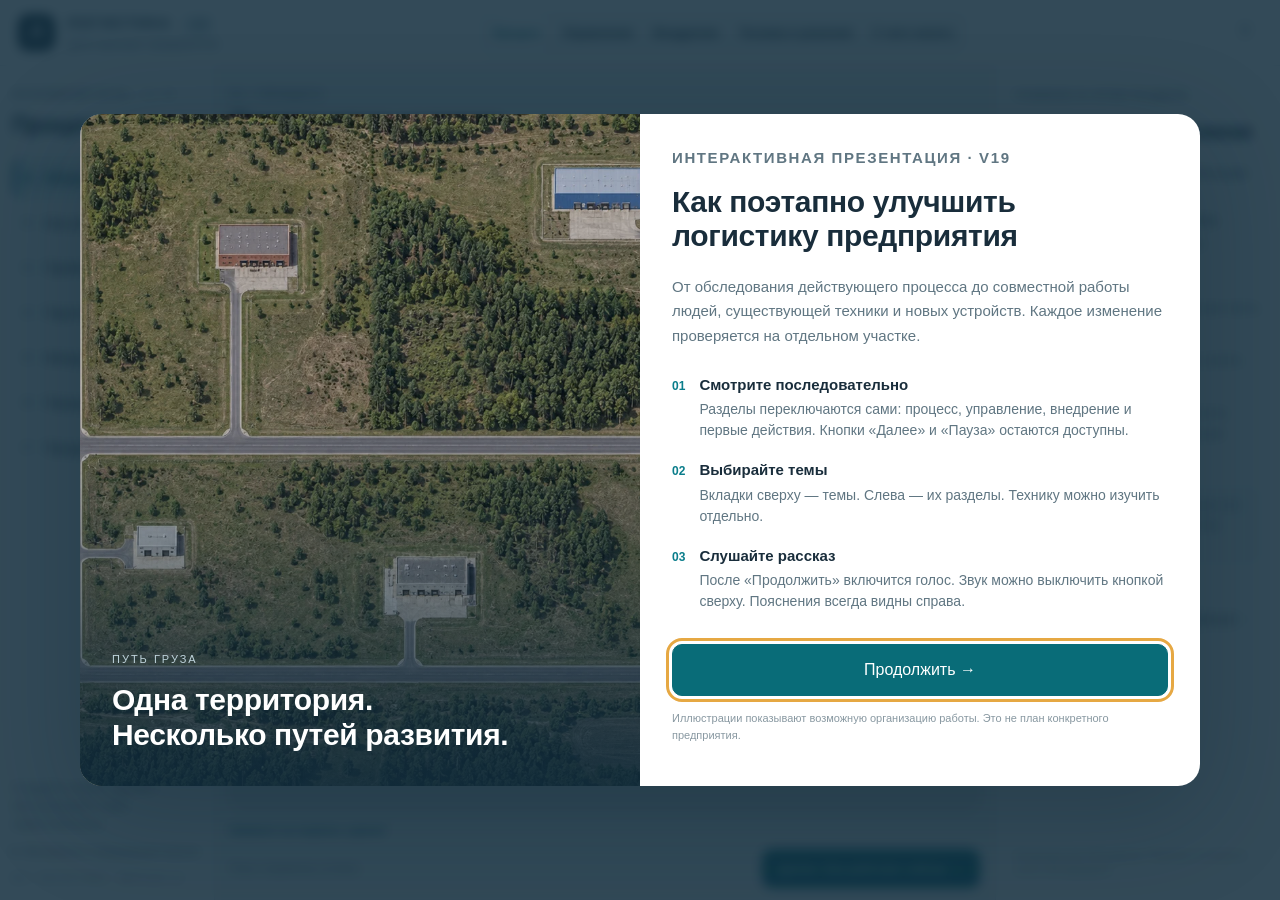
<file: index.html>
<!doctype html>
<html lang="ru"><head><meta charset="utf-8"><meta name="viewport" content="width=device-width,initial-scale=1"><meta name="theme-color" content="#172f3b"><title>Логистика предприятия — путь груза</title><link rel="icon" href="data:,"><link rel="stylesheet" href="design-v12.css?v=15"><link rel="stylesheet" href="journey-v15.css?v=15"><link rel="preload" as="image" href="assets/v13/campus.webp"></head><body>
<header class="app-header"><button class="brand" id="home" aria-label="Открыть вступление"><span class="brand-mark">Л</span><span><strong>ЛОГИСТИКА <span class="release-badge" aria-label="Версия 19" style="display:inline-block;margin-left:6px;font:600 11px/1.4 Segoe UI,sans-serif;letter-spacing:0;color:#526c79;background:#e7eff2;border:1px solid #cbdbe2;border-radius:5px;padding:1px 5px;vertical-align:middle">v19</span></strong><small>Действующее предприятие</small></span></button><nav class="main-tabs" aria-label="Вкладки презентации"><button data-tab="process">Процесс</button><button data-tab="management">Управление</button><button data-tab="implementation">Внедрение</button><button data-tab="equipment">Техника и решения</button><button data-tab="start">С чего начать</button></nav><button class="help-button" id="help" aria-label="Как пользоваться">?</button></header>
<div class="mobile-controls"><button id="toggle-nav" aria-expanded="false">☰ Разделы</button><button id="toggle-info" aria-expanded="false">Пояснения ↗</button></div>
<main class="app"><aside class="sidebar" id="navigation"><p class="eyebrow" id="nav-eyebrow">ПУТЬ ГРУЗА</p><h2 id="nav-title">От въезда до цеха</h2><nav class="chapter-nav" id="chapters" aria-label="Разделы"></nav><div class="sidebar-footer"><p id="navigation-hint">Выберите эпизод.<br>Рассказ можно включить сверху.</p><details><summary>Материалы и предыдущие версии</summary><a href="movie-v03.html">Предыдущий фильм ↗</a><a href="pilot/">3D-проба разгрузки ↗</a><span>Основа: аналитическая записка v03 от 04.10.2026.</span></details><div class="version">ВН / ЛОГИСТИКА · ВЕРСИЯ 19</div></div></aside>
<section class="stage" aria-labelledby="scene-title"><div class="scene-heading"><div><p class="eyebrow" id="scene-eyebrow"></p><h1 id="scene-title"></h1></div><span class="scene-kind" id="scene-kind"></span></div><div class="toolbar"><button id="previous" aria-label="Предыдущий эпизод">←</button><button id="play" class="primary">▶ Смотреть</button><button id="sound" aria-pressed="true">Звук включён</button><button id="next" aria-label="Следующий эпизод">→</button><div class="progress" aria-hidden="true"><i id="progress"></i></div><span class="step-count" id="step-count"></span><button id="reset-view">Общий вид</button></div><div class="variants" id="variants" hidden></div><div class="canvas" id="canvas"></div><div class="scene-caption"><b id="scene-caption"></b></div><div class="journey-footer"><span>План и параметры условны</span><button id="journey-next" class="primary"></button><button id="journey-finish" hidden>Вернуться к началу →</button></div></section>
<aside class="info" id="information" aria-label="Пояснения"><div class="info-top"><p class="eyebrow" id="info-eyebrow">ОБ ЭПИЗОДЕ</p><button id="clear-selection" hidden>Вернуться к разделу ×</button></div><div class="info-body" id="info-body" aria-live="polite"></div><div id="tour-controls" class="tour-controls" hidden></div><div class="info-foot">Концепция для обсуждения. Решения уточняются после обследования.</div></aside></main>
<dialog id="welcome" aria-labelledby="welcome-title"><div class="welcome-layout"><div class="welcome-image"><img src="assets/v13/campus.webp" alt="Вид на территорию промышленного предприятия"><div class="welcome-image-caption"><small>Путь груза</small><strong>Одна территория.<br>Несколько путей развития.</strong></div></div><div class="welcome-copy"><p class="eyebrow">ИНТЕРАКТИВНАЯ ПРЕЗЕНТАЦИЯ · v19</p><h1 id="welcome-title">Как поэтапно улучшить логистику предприятия</h1><p>От обследования действующего процесса до совместной работы людей, существующей техники и новых устройств. Каждое изменение проверяется на отдельном участке.</p><ol><li><span><strong>Смотрите последовательно</strong>Разделы переключаются сами: процесс, управление, внедрение и первые действия. Кнопки «Далее» и «Пауза» остаются доступны.</span></li><li><span><strong>Выбирайте темы</strong>Вкладки сверху — темы. Слева — их разделы. Технику можно изучить отдельно.</span></li><li><span><strong>Слушайте рассказ</strong>После «Продолжить» включится голос. Звук можно выключить кнопкой сверху. Пояснения всегда видны справа.</span></li></ol><button class="primary" id="continue">Продолжить →</button><p class="legal">Иллюстрации показывают возможную организацию работы. Это не план конкретного предприятия.</p></div></div></dialog>
<audio id="narration" preload="none"></audio><script src="content.js?v=15"></script><script src="scenarios-v09.js?v=15"></script><script src="journey-v15.js?v=15"></script><script src="tour-audio.js?v=16"></script><script src="presentation-v15.js?v=19"></script></body></html>
</file>
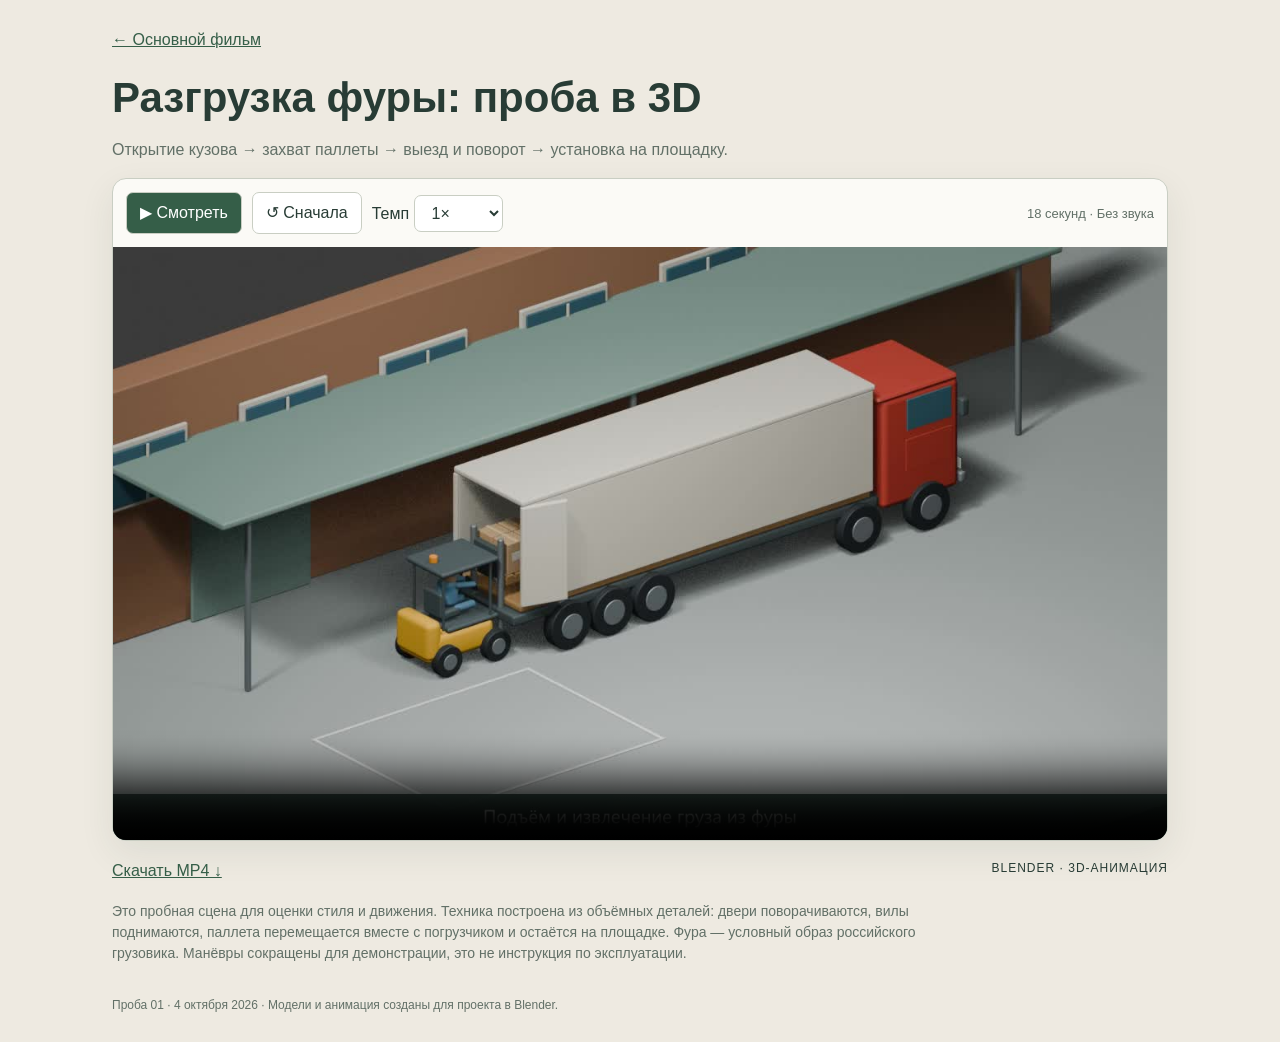
<file: pilot/index.html>
<!doctype html><html lang="ru"><head><meta charset="utf-8"><meta name="viewport" content="width=device-width,initial-scale=1"><title>3D-проба — разгрузка фуры</title><style>
*{box-sizing:border-box}body{margin:0;background:#eeeae1;color:#283c35;font:16px/1.5 'Segoe UI',Arial,sans-serif}main{max-width:1100px;margin:auto;padding:28px 22px}a{color:#355e48}h1{font-size:clamp(27px,4vw,42px);line-height:1.15;margin:22px 0 12px}p{color:#627067}.tag{font-size:12px;letter-spacing:1px}.player{overflow:hidden;border-radius:14px;border:1px solid #c9cec3;background:#fbfaf6;box-shadow:0 12px 35px #283c3515}.toolbar{padding:13px;display:flex;gap:10px;align-items:center;flex-wrap:wrap}button,select{font:inherit;border:1px solid #c9cec3;border-radius:7px;background:#fff;padding:8px 13px;color:#283c35;cursor:pointer}button:first-child{background:#355e48;color:white}video{width:100%;display:block;background:#26332e}.toolbar span{margin-left:auto;font-size:13px;color:#627067}.links{display:flex;justify-content:space-between;gap:18px;flex-wrap:wrap;margin:18px 0}.note{font-size:14px;max-width:850px}footer{margin-top:32px;font-size:12px;color:#627067}button:focus-visible,a:focus-visible{outline:3px solid #c49549;outline-offset:3px}</style></head><body><main>
<a href="../">← Основной фильм</a><h1>Разгрузка фуры: проба в 3D</h1><p>Открытие кузова → захват паллеты → выезд и поворот → установка на площадку.</p>
<section class="player"><div class="toolbar"><button id="play">▶ Смотреть</button><button id="restart">↺ Сначала</button><label>Темп <select id="speed"><option value="0.75">0,75×</option><option value="1" selected>1×</option><option value="1.5">1,5×</option></select></label><span>18 секунд · Без звука</span></div><video id="video" controls playsinline preload="metadata" poster="poster.jpg"><source src="unloading-v01.mp4" type="video/mp4"></video></section>
<div class="links"><a href="unloading-v01.mp4" download="v01_3D_Разгрузка_2026-10-04.mp4">Скачать MP4 ↓</a><span class="tag">BLENDER · 3D-АНИМАЦИЯ</span></div>
<p class="note">Это пробная сцена для оценки стиля и движения. Техника построена из объёмных деталей: двери поворачиваются, вилы поднимаются, паллета перемещается вместе с погрузчиком и остаётся на площадке. Фура — условный образ российского грузовика. Манёвры сокращены для демонстрации, это не инструкция по эксплуатации.</p>
<footer>Проба 01 · 4 октября 2026 · Модели и анимация созданы для проекта в Blender.</footer></main><script>
const v=document.getElementById('video'),p=document.getElementById('play');p.onclick=()=>{if(v.paused){if(v.ended)v.currentTime=0;v.play()}else v.pause()};v.onplay=()=>p.textContent='Ⅱ Пауза';v.onpause=()=>p.textContent='▶ Смотреть';v.onended=()=>p.textContent='↺ Повторить';document.getElementById('restart').onclick=()=>{v.pause();v.currentTime=0};document.getElementById('speed').onchange=e=>v.playbackRate=Number(e.target.value);
</script></body></html>
</file>
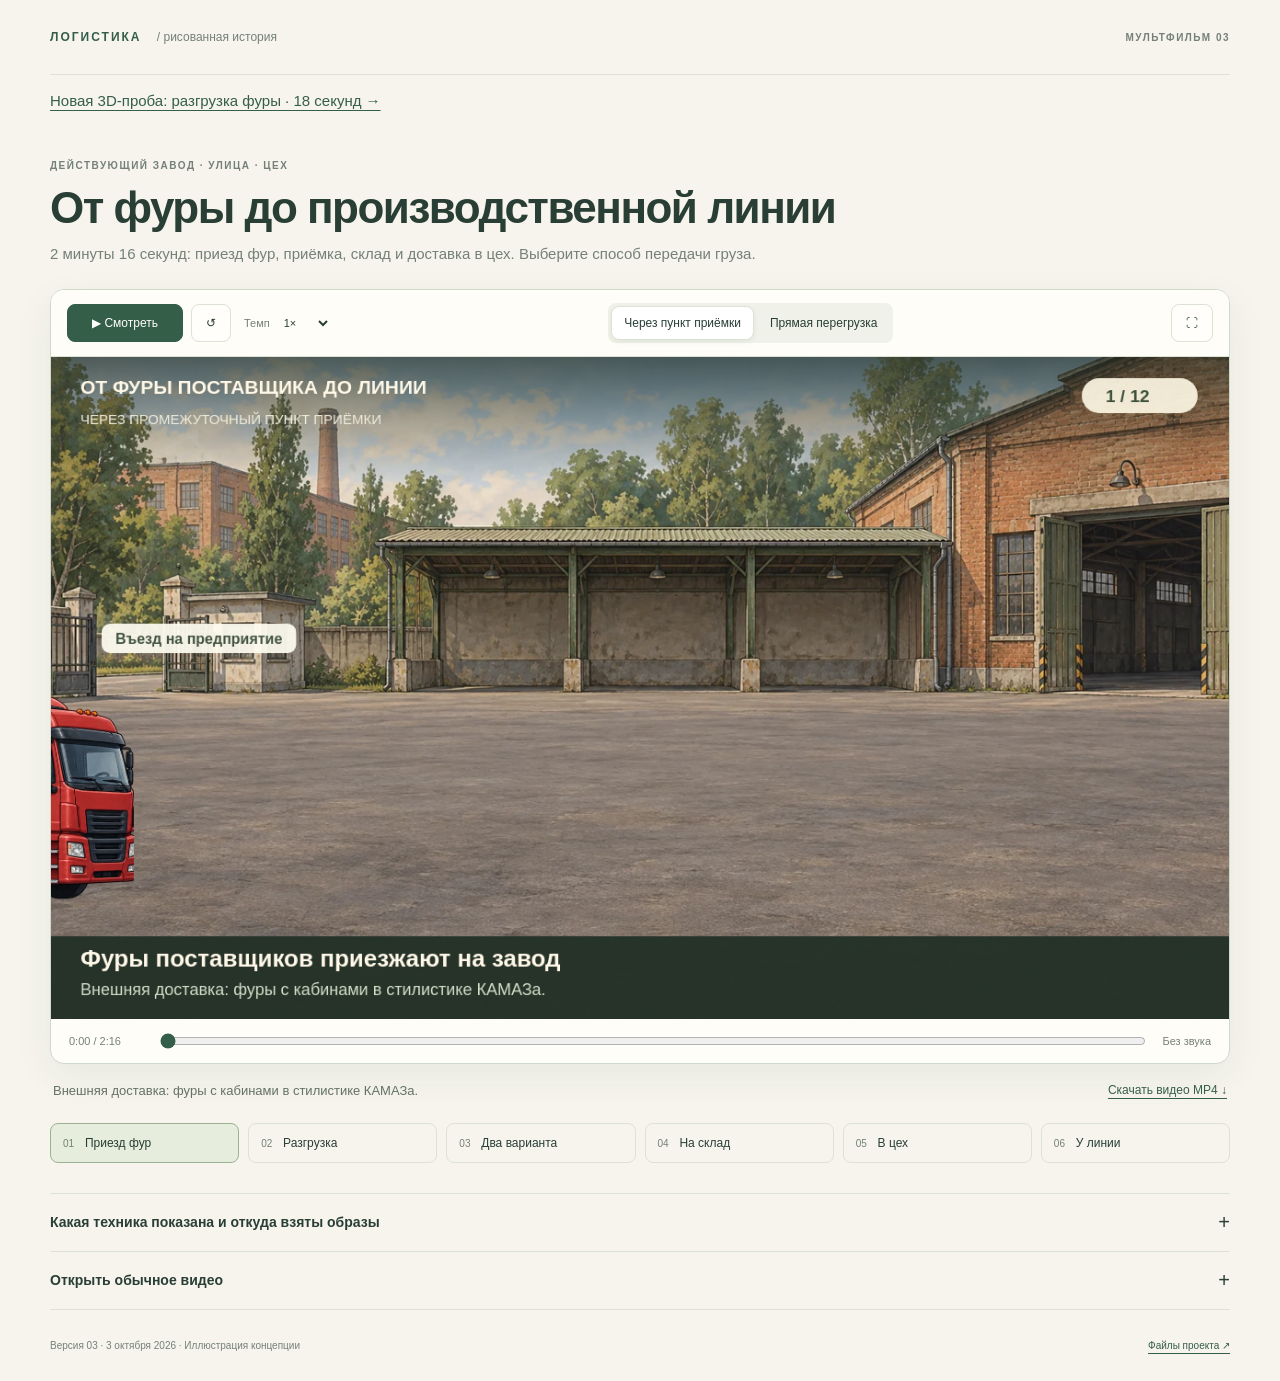
<file: movie-v03.html>
<!doctype html><html lang="ru"><head><meta charset="utf-8"><meta name="viewport" content="width=device-width,initial-scale=1"><title>От фуры до производственной линии — мультфильм</title><meta name="description" content="Рисованный мультфильм о логистике действующего завода: грузовик, тягач, погрузчик и складской робот."><link rel="stylesheet" href="style.css?v=3"><link rel="icon" href="data:,"></head><body><main>
<header><a href="#" class="brand">ЛОГИСТИКА <span>/ рисованная история</span></a><span class="edition">МУЛЬТФИЛЬМ 03</span></header>
<p><a href="pilot/">Новая 3D-проба: разгрузка фуры · 18 секунд →</a></p><section class="intro"><p class="eyebrow">ДЕЙСТВУЮЩИЙ ЗАВОД · УЛИЦА · ЦЕХ</p><h1>От фуры до производственной линии</h1><p>2 минуты 16 секунд: приезд фур, приёмка, склад и доставка в цех. Выберите способ передачи груза.</p></section>
<section class="player" aria-label="Мультфильм о доставке груза"><div class="toolbar"><div class="playback"><button id="play" class="primary" disabled>Загружаю рисунки…</button><button id="restart" title="Начать сначала" aria-label="Начать сначала">↺</button><label class="speed"><span>Темп</span><select id="speed" aria-label="Скорость просмотра"><option value="0.75">0,75×</option><option value="1" selected>1×</option><option value="1.5">1,5×</option></select></label></div><div class="variants" role="group" aria-label="Выбрать способ приёмки"><button data-variant="buffer" aria-pressed="true" class="selected">Через пункт приёмки</button><button data-variant="direct" aria-pressed="false">Прямая перегрузка</button></div><button id="fullscreen" title="На весь экран" aria-label="На весь экран">⛶</button></div>
<div class="screen"><canvas id="film" width="1280" height="720" aria-label="Рисованная анимация пути груза через заводской двор к производственной линии"></canvas><div id="error" hidden>Не удалось загрузить рисунки. Обновите страницу или откройте видео ниже.</div></div>
<div class="scrub"><span id="clock">0:00 / 2:16</span><input id="seek" type="range" min="0" max="136" step="0.05" value="0" aria-label="Момент мультфильма"><span class="silent">Без звука</span></div></section>
<div class="under"><p id="scene-description" aria-live="polite">Фуры поставщиков приезжают в зону приёмки у въезда.</p><a id="download" href="media/logistics-buffer-v03.mp4" download="v03_Мультфильм_через_приёмку_2026-10-03.mp4">Скачать видео MP4 ↓</a></div>
<nav class="chapters" aria-label="Перейти к сцене"><button data-time="0">01 <span>Приезд фур</span></button><button data-time="22">02 <span>Разгрузка</span></button><button data-time="46">03 <span>Два варианта</span></button><button data-time="60">04 <span>На склад</span></button><button data-time="94">05 <span>В цех</span></button><button data-time="126">06 <span>У линии</span></button></nav>
<details class="references"><summary>Какая техника показана и откуда взяты образы <span>+</span></summary><p class="source-note">Внутренняя техника нарисована по фотографиям из аналитической записки v02. Фуры поставщиков — собирательные образы российских КАМАЗов, с современной и более старой кабиной. Это стилизованные образы, а не точные модели. План и операции условные; погрузка и передача показаны монтажом. Прямая перегрузка требует синхронизации машин и завершённой проверки. Погрузчики и операторы сохраняют возможность ручной работы.</p><div class="cards"><article><div class="asset"><img src="assets/semiRed.webp" alt="Красная фура в стилистике КАМАЗа"></div><h2>Фуры поставщиков</h2><p>Два рисованных образа: красная современная и синяя с классической кабиной. Это внешняя доставка, а не автономные машины завода.</p><a href="https://kamaz.ru/" target="_blank" rel="noopener">Производитель КАМАЗ ↗</a></article>
<article><div class="asset"><img src="assets/truck.webp" alt="Рисованный крытый автономный грузовик"></div><h2>Крытый грузовик</h2><p>Образ Evocargo: закрытый кузов и компактная кабина. Для поездок между зданиями.</p><a href="https://evocargo.com/implementations/detail/proizvodstvennyy-biznes-vnedryaet-avtonomnyy-transport/" target="_blank" rel="noopener">Фотография и кейс ↗</a></article>
<article><div class="asset"><img src="assets/tug.webp" alt="Рисованный тягач с двумя тележками"></div><h2>Тягач с тележками</h2><p>Образ EZTow на BMW. Доставка нескольких грузовых мест за рейс.</p><a href="https://tracteasy.com/use-cases/bmw/" target="_blank" rel="noopener">Фотография и кейс ↗</a></article>
<article><div class="asset"><img src="assets/robot.webp" alt="Внутренний робот с грузом на столике"></div><h2>Робот внутри цеха</h2><p>Образ Ronavi H1500 под транспортировочным столиком. На улице он не показан.</p><a href="https://ronavi-robotics.ru/catalogue/h1500" target="_blank" rel="noopener">Карточка оборудования ↗</a></article></div></details>
<details class="video-copy"><summary>Открыть обычное видео <span>+</span></summary><p>Тот же сюжет в MP4 — для стандартного проигрывателя и пересылки.</p><video id="video" controls playsinline preload="none" poster="assets/poster.webp"><source src="media/logistics-buffer-v03.mp4" type="video/mp4">Скачайте MP4 по ссылке выше.</video></details>
<footer><span>Версия 03 · 3 октября 2026 · Иллюстрация концепции</span><a href="https://github.com/TatyanaBabenkova/-Logistics">Файлы проекта ↗</a></footer>
</main><script src="film.js?v=3"></script><script src="app.js?v=3"></script></body></html>
</file>
<file: design-v12.css>
@charset "UTF-8";
:root{--ink:#192d3b;--muted:#627580;--paper:#fff;--bg:#f2f5f6;--line:#dce4e8;--accent:#096c78;--dark:#172f3b;--gold:#eebd72;--radius:16px}*{box-sizing:border-box}body{margin:0;background:var(--bg);color:var(--ink);font-family:'Segoe UI',Arial,sans-serif;font-size:16px;line-height:1.5;height:100dvh;overflow:hidden}button,a{-webkit-tap-highlight-color:transparent}button{font:inherit;cursor:pointer;color:inherit;border:1px solid var(--line);border-radius:10px;background:white;padding:9px 13px;transition:background .15s,border-color .15s}button:hover{background:#eef6f7;border-color:#a4c4cb}button:focus-visible,a:focus-visible{outline:3px solid #e6a843;outline-offset:3px}button:disabled{opacity:.35;cursor:default}button[hidden],[hidden]{display:none!important}a{color:var(--accent);text-underline-offset:4px}.primary{background:var(--accent);color:white;border-color:var(--accent)}.primary:hover{background:#085864;color:white}.app-header{height:76px;display:flex;align-items:center;justify-content:space-between;gap:22px;padding:0 26px;background:white;border-bottom:1px solid var(--line)}.brand{border:0;background:none;display:flex;gap:12px;align-items:center;text-align:left;padding:0}.brand-mark{display:grid;place-items:center;width:37px;height:37px;border-radius:10px;background:var(--dark);color:#fff;font-weight:700;font-size:22px}.brand strong{font-size:15px;letter-spacing:1.4px;display:block}.brand small{font-size:12px;color:var(--muted);display:block}.main-tabs{display:flex;gap:7px;background:var(--bg);padding:5px;border-radius:12px}.main-tabs button{border:none;background:none;font-size:15px;font-weight:600;padding:9px 17px}.main-tabs button.active{background:white;color:var(--accent);box-shadow:0 1px 5px #19333e12}.help-button{border-radius:50%;width:35px;height:35px;padding:0}.app{display:grid;grid-template-columns:240px minmax(0,1fr) 330px;height:calc(100dvh - 76px)}.sidebar{background:white;border-right:1px solid var(--line);padding:24px 16px 18px;display:flex;flex-direction:column;min-height:0}.eyebrow{font-size:11px;font-weight:700;letter-spacing:1.6px;text-transform:uppercase;color:var(--muted);margin:0 0 9px}.sidebar h2{font-size:23px;margin:0 0 19px;letter-spacing:-.5px}.chapter-nav{display:flex;flex-direction:column;gap:5px}.chapter{display:flex;align-items:center;gap:10px;border-color:transparent;background:none;text-align:left;font-size:15px;padding:10px 9px;line-height:1.35;border-radius:10px;min-height:45px}.chapter .number{font-size:12px;color:#7c8e98;font-variant-numeric:tabular-nums}.chapter.active{background:#e7f2f3;color:#085964;border-color:#cae0e4;font-weight:650;box-shadow:inset 3px 0 #087787}.chapter.active .number{color:#087787}.sidebar-footer{margin-top:auto;padding-top:18px;color:var(--muted);font-size:12px}.sidebar-footer p{margin:0 0 10px}.sidebar-footer details{font-size:11px}.sidebar-footer summary{cursor:pointer}.sidebar-footer a{display:block;margin:7px 0}.version{font-size:10px;color:#81939e;margin-top:12px;letter-spacing:1px}.stage{display:flex;flex-direction:column;min-width:0;min-height:0;padding:22px 24px 16px;gap:13px}.scene-heading{display:flex;gap:18px;justify-content:space-between;align-items:flex-end;min-height:55px}.scene-heading h1{font-size:29px;line-height:1.15;letter-spacing:-.8px;margin:0;font-weight:650}.scene-heading .eyebrow{margin-bottom:6px}.scene-kind{font-size:11px;color:#71838c;white-space:nowrap;padding-bottom:3px}.toolbar{display:flex;align-items:center;gap:7px;min-height:42px}.toolbar button{font-size:13px;padding:8px 11px;white-space:nowrap}.toolbar .primary{min-width:125px}.toolbar .progress{height:3px;flex:1;background:#dae4e7;overflow:hidden;border-radius:5px;margin:0 6px}.progress i{display:block;height:100%;width:0;background:var(--accent)}.step-count{font-size:12px;color:var(--muted);font-variant-numeric:tabular-nums}.canvas{flex:1;min-height:0;position:relative;background:#e3e8ea;border:1px solid #d4dfe3;border-radius:var(--radius);overflow:hidden;box-shadow:0 5px 18px #17364508}.canvas svg{display:block;width:100%;height:100%}.canvas svg text{font-family:'Segoe UI',Arial,sans-serif}.scene-caption{display:flex;align-items:center;justify-content:space-between;gap:10px;font-size:12px;color:var(--muted);min-height:19px}.scene-caption b{color:var(--accent);font-weight:600}.scene-caption span:last-child{font-size:11px;text-align:right}.variants{display:grid;grid-template-columns:repeat(3,minmax(0,1fr));gap:8px}.variant{display:flex;align-items:center;gap:9px;text-align:left;padding:10px 12px;font-size:13px;line-height:1.3;background:#fff}.variant strong{display:block;font-size:13px}.variant small{display:block;font-size:10px;color:var(--muted);margin-top:4px}.variant .vn{display:grid;place-items:center;width:26px;height:26px;flex:0 0 26px;background:#eef3f4;border-radius:7px;font-size:13px;font-weight:700}.variant.selected{background:var(--dark);border-color:var(--dark);color:white;box-shadow:0 3px 10px #17313f1c}.variant.selected small{color:#c7e1e5}.variant.selected .vn{background:var(--gold);color:var(--dark)}.info{padding:26px 23px;background:white;border-left:1px solid var(--line);min-height:0;display:flex;flex-direction:column}.info-top{display:flex;align-items:center;justify-content:space-between;gap:8px;margin-bottom:16px}.info-top .eyebrow{margin:0;font-size:10px}.info-top button{padding:4px 7px;font-size:12px}.info-body{overflow:auto;min-height:0;scrollbar-width:thin}.info h2{font-size:25px;letter-spacing:-.5px;line-height:1.2;margin:0 0 17px}.info .lead{font-size:16px;line-height:1.65;color:#455f6d;margin:0 0 20px}.info ul{list-style:none;padding:0;margin:0 0 20px}.info li{font-size:14px;line-height:1.6;color:#58707b;position:relative;padding-left:17px;margin-bottom:11px}.info li:before{content:'';position:absolute;left:0;top:10px;width:5px;height:5px;border-radius:2px;background:#1492a0}.note{font-size:13px;line-height:1.6;border-left:3px solid #c7dce1;padding:11px 13px;background:#f4f7f8;color:#5c727e;border-radius:0 9px 9px 0;margin:18px 0}.info .action{display:block;width:100%;text-align:left;margin:10px 0;font-size:13px}.info-foot{font-size:10px;color:#8c9ba4;border-top:1px solid var(--line);padding-top:13px;margin-top:auto}.tour-controls{display:flex;align-items:center;gap:6px;margin-top:18px}.tour-controls button{padding:6px 9px;font-size:12px}.tour-controls span{font-size:12px;color:var(--muted);flex:1;text-align:center}.object-pin{cursor:pointer;outline:none}.object-pin .focus-ring{fill:#fff;fill-opacity:0;stroke:transparent;stroke-width:3;vector-effect:non-scaling-stroke}.object-pin:hover .focus-ring,.object-pin:focus-visible .focus-ring{stroke:#ffffff;fill-opacity:.08}.object-pin.selected .focus-ring{stroke:#f3b554;fill:#ffd782;fill-opacity:.15;stroke-width:4;filter:drop-shadow(0 1px 2px #172c3b99)}.object-pin .label-bg{fill:#fffffff2;stroke:#d6e1e5;stroke-width:1}.object-pin.selected .label-bg{fill:#173441;stroke:#f2c079;stroke-width:2}.object-pin text{font-size:14px;font-weight:650;fill:#233f4e}.object-pin.selected text{fill:#fff}.object-pin .pin-dot{fill:#127d89;stroke:white;stroke-width:2}.route-shadow{fill:none;stroke:#fff;stroke-width:7;opacity:.7;stroke-linejoin:round;stroke-linecap:round}.route-line{fill:none;stroke:#0c8797;stroke-width:3.5;stroke-linejoin:round;stroke-linecap:round}.route-line.external{stroke:#cf8131}.route-line.secondary{stroke-dasharray:6 6;stroke:#5e8ea9}.vehicle{filter:drop-shadow(0 3px 2px #142d3c55);pointer-events:none}.scene-note{position:absolute;left:18px;bottom:18px;max-width:calc(100% - 36px);background:#152d3eee;border:1px solid #ffffff22;color:#fff;padding:12px 16px;border-radius:12px;font-size:14px;box-shadow:0 4px 20px #132c3420;pointer-events:none}.scene-note small{display:block;font-size:11px;color:#c6d9e1;margin-top:3px}.operation-label{position:absolute;top:18px;left:18px;background:#ffffffed;border:1px solid #ffffffaa;border-radius:12px;padding:14px 17px;max-width:66%;box-shadow:0 5px 20px #14304415}.operation-label .eyebrow{color:#147984;font-size:10px;margin-bottom:5px}.operation-label strong{font-size:20px;font-weight:650;display:block;line-height:1.25}.operation-steps{position:absolute;bottom:18px;left:18px;right:18px;display:flex;gap:6px}.operation-steps span{flex:1;background:#ffffffeb;color:#657a84;padding:10px 8px;border-radius:8px;font-size:12px;line-height:1.35;border:1px solid #ffffff66}.operation-steps span.active{background:#173b49;color:white;border-color:#8bb8c4}.operation-steps b{display:block;font-size:10px;opacity:.7;margin-bottom:3px}.equipment-stage{height:100%;display:flex;flex-direction:column;align-items:center;justify-content:center;background:radial-gradient(ellipse at 50% 40%,#fff 0%,#e8eef0 75%);padding:35px}.equipment-stage img{width:85%;height:65%;object-fit:contain;filter:drop-shadow(0 25px 13px #15354420)}.equipment-stage p{font-size:13px;color:var(--muted);margin:12px 0}.job-list{counter-reset:job;display:flex;flex-direction:column;gap:7px;margin:20px 0}.job-row{padding:10px 12px;font-size:14px;color:#81919a;border:1px solid #e7edef;border-radius:9px}.job-row.active{background:#e9f4f4;color:#086876;border-color:#b7d8dd;font-weight:600}.job-row.done{color:#2e706c}.mobile-controls{display:none}dialog{border:0;padding:0;border-radius:22px;background:#fff;color:var(--ink);box-shadow:0 25px 100px #0c24334d;max-height:94dvh;width:min(1120px,92vw)}dialog::backdrop{background:#102b3bd9;backdrop-filter:blur(6px)}.welcome-layout{display:grid;grid-template-columns:1fr 1fr;min-height:570px}.welcome-image{position:relative;background:#263c47;overflow:hidden}.welcome-image img{width:100%;height:100%;object-fit:cover;position:absolute;inset:0;filter:brightness(.86)}.welcome-image:after{content:'';position:absolute;inset:0;background:linear-gradient(transparent 45%,#102b3be6)}.welcome-image-caption{position:absolute;bottom:34px;left:32px;right:25px;z-index:1;color:#fff}.welcome-image-caption small{font-size:11px;letter-spacing:2px;text-transform:uppercase;color:#c0d4dc}.welcome-image-caption strong{display:block;font-size:30px;line-height:1.18;margin-top:12px;font-weight:550;letter-spacing:-.6px}.welcome-copy{padding:44px 42px}.welcome-copy h1{font-size:38px;line-height:1.12;letter-spacing:-1.3px;margin:15px 0 22px;font-weight:650}.welcome-copy>p{font-size:16px;color:#607682;line-height:1.65}.welcome-copy ol{padding:0;list-style:none;counter-reset:steps;margin:25px 0}.welcome-copy li{counter-increment:steps;display:flex;align-items:flex-start;gap:14px;margin:18px 0;font-size:14px;color:#607682}.welcome-copy li:before{content:'0' counter(steps);font-size:12px;font-weight:700;color:#0a7d8b;padding-top:3px}.welcome-copy li strong{display:block;color:var(--ink);font-size:15px;margin-bottom:3px}.welcome-copy .primary{width:100%;font-size:16px;padding:13px;margin-top:7px}.welcome-copy .legal{font-size:11px;line-height:1.5;margin-top:14px;color:#8898a1}
@media(min-width:1650px){.app{grid-template-columns:265px minmax(0,1fr) 355px}.chapter{font-size:17px;min-height:49px}.stage{padding:24px 27px 18px}.info{padding:30px 28px}.info .lead{font-size:17px}.info li{font-size:16px}.info h2{font-size:28px}.toolbar button{font-size:14px}.scene-heading h1{font-size:32px}.variant strong{font-size:15px}.variant small{font-size:12px}}
@media(max-width:1350px){.app{grid-template-columns:215px minmax(0,1fr) 285px}.app-header{padding:0 18px;gap:14px;height:66px}.app{height:calc(100dvh - 66px)}.main-tabs button{padding:8px 11px;font-size:13px}.sidebar{padding:20px 12px 14px}.chapter{font-size:14px;min-height:40px;padding:8px}.stage{padding:16px 15px 12px;gap:10px}.scene-heading h1{font-size:25px}.info{padding:22px 18px}.info h2{font-size:22px}.info .lead{font-size:14px}.info li{font-size:13px}.info .note{font-size:12px}.toolbar button{font-size:12px;padding:7px 9px}.toolbar .primary{min-width:108px}.scene-kind{display:none}.welcome-copy{padding:32px}.welcome-copy h1{font-size:34px}.welcome-layout{min-height:540px}.variant{padding:8px 9px}.variant strong{font-size:12px}.variant small{font-size:10px}.variant .vn{width:23px;flex-basis:23px;height:23px}.scene-caption{font-size:11px}}
@media(max-height:760px) and (min-width:951px){.sidebar{padding-top:17px}.sidebar h2{margin-bottom:12px}.chapter-nav{gap:3px}.chapter{min-height:36px;padding-top:7px;padding-bottom:7px}.sidebar-footer{font-size:11px;padding-top:12px}.scene-heading{min-height:50px}.stage{gap:9px}.info-top{margin-bottom:12px}.info .lead{margin-bottom:15px}.info li{margin-bottom:8px}.info h2{margin-bottom:13px}.info .note{margin:13px 0}.welcome-layout{min-height:500px}.welcome-copy{padding:27px 32px}.welcome-copy ol{margin:19px 0}.welcome-copy h1{font-size:32px}.welcome-copy li{margin:13px 0}}
@media(max-width:950px){.app-header{height:63px;padding:0 13px}.brand small{display:none}.brand strong{font-size:12px}.brand-mark{width:31px;height:31px;font-size:19px}.main-tabs{gap:1px;padding:3px}.main-tabs button{padding:7px 8px;font-size:12px}.help-button{display:none}.mobile-controls{height:42px;display:flex;justify-content:space-between;align-items:center;padding:4px 12px;background:white;border-bottom:1px solid var(--line)}.mobile-controls button{font-size:12px;padding:5px 10px}.app{height:calc(100dvh - 105px);display:block;position:relative}.sidebar,.info{display:none;position:absolute;top:0;bottom:0;z-index:5;width:min(330px,88vw);box-shadow:0 5px 25px #122d3b33;overflow:auto}.sidebar{left:0}.info{right:0}.sidebar.open,.info.open{display:flex}.stage{height:100%;padding:12px;gap:8px}.scene-heading{min-height:42px}.scene-heading h1{font-size:24px}.toolbar{flex-wrap:wrap;gap:5px}.toolbar .progress{min-width:30px}.toolbar #reset-view{display:none}.scene-caption span:last-child{display:none}.welcome-layout{grid-template-columns:1fr;min-height:0}.welcome-image{height:180px}.welcome-image-caption{bottom:23px;left:28px}.welcome-image-caption strong{font-size:24px}.welcome-copy{padding:25px}.welcome-copy h1{font-size:28px;margin:10px 0 15px}.welcome-copy ol{margin:17px 0}.welcome-copy>p{font-size:14px}.welcome-copy li{font-size:13px;margin:12px 0}.welcome-copy li strong{font-size:14px}.operation-label strong{font-size:17px}.operation-steps span{font-size:10px;padding:7px}.variants{gap:5px}.variant{padding:7px;gap:5px}.variant small{display:none}.variant strong{font-size:11px}.variant .vn{flex-basis:20px;height:20px;font-size:11px}}
@media(prefers-reduced-motion:reduce){*{scroll-behavior:auto!important;transition:none!important}}
.operation-image{position:absolute;inset:0;background-position:center;background-size:cover}.operation-steps button{flex:1;background:#ffffffed;color:#526b78;padding:10px 9px;border-radius:8px;font-size:13px;line-height:1.35;border:1px solid #ffffff88;text-align:left;box-shadow:0 2px 9px #16314112}.operation-steps button.active{background:#173b49;color:white;border-color:#8bb8c4}.operation-steps button b{display:block;font-size:10px;opacity:.7;margin-bottom:3px}.operation-steps button:hover{border-color:#137e8b}.sidebar h2{line-height:1.2}
@media(max-width:950px){.operation-steps button{font-size:10px;padding:7px}}
/* Industrial headings use the system DIN-style family; no font downloads. */
.scene-heading h1,.sidebar h2,.welcome-copy h1,.welcome-image-caption strong,.info h2,.brand strong{font-family:Bahnschrift,'Segoe UI',Arial,sans-serif;font-weight:600;letter-spacing:-.35px}.chapter{font-family:Bahnschrift,'Segoe UI',Arial,sans-serif}.brand strong{letter-spacing:1.4px}
</file>
<file: journey-v15.css>
/* Presentation screens share the map's typography, ink and teal accents. */
.main-tabs{gap:2px}.main-tabs button{padding:9px 12px}.app-header{gap:12px}.toolbar #reset-view{font-size:11px}.journey-footer{display:flex;align-items:center;justify-content:space-between;gap:10px;flex-shrink:0}.journey-footer>span{font-size:10px;color:var(--muted)}.journey-footer button{font-size:13px;padding:9px 15px;max-width:80%;text-align:left}.scene-caption{min-height:14px}.deck{height:100%;display:flex;flex-direction:column;gap:18px;padding:28px;background:linear-gradient(140deg,#fdfefe,#eef4f6);overflow:auto;scrollbar-width:thin}.deck-intro{border-left:3px solid var(--accent);padding-left:14px}.deck-intro .eyebrow{color:var(--accent);font-size:10px;margin:0 0 5px}.deck-message{margin:0;font-size:clamp(16px,1.3vw,24px);font-family:Bahnschrift,'Segoe UI',sans-serif;line-height:1.3;max-width:850px}.deck-cards{display:grid;grid-template-columns:repeat(2,minmax(0,1fr));gap:13px;flex:1;min-height:0}.deck-card{position:relative;text-align:left;display:flex;flex-direction:column;align-items:flex-start;justify-content:center;gap:7px;padding:20px 23px;border:1px solid #d0dfe5;background:#fff;border-radius:13px;box-shadow:0 4px 12px #17354406;min-width:0;transition:border-color .2s,background .2s}.deck-number{font-size:11px;font-weight:700;color:#8aa1ac;letter-spacing:1px}.deck-card strong{font-family:Bahnschrift,'Segoe UI',sans-serif;font-size:clamp(18px,1.4vw,25px);line-height:1.18;font-weight:600}.deck-card>span:not(.deck-number){font-size:clamp(12px,.94vw,16px);color:#607985;line-height:1.4}.deck-card small{font-size:10px;color:#157380;margin-top:2px}.deck-card:hover{border-color:#82b7c1;background:#f4fafb}.deck-card.chosen,.deck-card.narrating{background:#173b49;border-color:#173b49;color:#fff;box-shadow:inset 4px 0 #efbf75}.deck-card.chosen>span,.deck-card.narrating>span,.deck-card.chosen small,.deck-card.narrating small{color:#c6e1e7}.deck-takeaway{font-size:13px;line-height:1.45;color:#486572;border-top:1px solid #d2e0e5;padding-top:13px;flex-shrink:0}.deck-layers .deck-cards{grid-template-columns:1fr;gap:12px}.deck-layers .deck-card{display:grid;grid-template-columns:25px 1.2fr 1.5fr;gap:10px;padding:14px 18px;align-items:center}.deck-layers .deck-card strong{font-size:20px}.deck-layers .deck-card small{display:none}.deck-layers .deck-card:not(:last-child):after{content:'⇅';position:absolute;bottom:-18px;left:50%;z-index:1;font-size:18px;color:#0c7889;font-weight:700}.deck-rails{display:grid;grid-template-columns:1fr 1fr;gap:12px}.deck-rails>span{font-size:11px;line-height:1.5;background:#e7eff2;padding:12px 15px;border-radius:9px;color:#587480}.deck-rails b{display:block;font-size:13px;color:#294d5e;margin-bottom:2px}.deck-coexist .deck-cards,.deck-pilot .deck-cards{grid-template-columns:repeat(3,minmax(0,1fr))}.deck-coexist .deck-card,.deck-pilot .deck-card{padding:18px 16px}.deck-coexist .deck-card:before{content:'';height:6px;width:34px;border-radius:4px;background:#dcb279;margin-bottom:10px}.deck-coexist .deck-card:nth-child(2):before{background:#568b9a}.deck-coexist .deck-card:nth-child(3):before{background:#159b92}.shared-job{display:flex;align-items:center;gap:14px;background:#e2eff0;border:1px solid #c2dce0;border-radius:11px;padding:17px 20px}.shared-job small{font-size:10px;letter-spacing:1px;color:#357583;display:block}.shared-job b{display:block;font-size:17px;margin:5px 0}.shared-job span{font-size:12px;color:#476b79}.status-dot{width:12px;height:12px;background:#138a86;border:3px solid white;box-shadow:0 0 0 4px #bddfe1;border-radius:50%;flex-shrink:0}.pilot-checks{display:flex;gap:8px;flex-wrap:wrap}.pilot-checks span{flex:1;background:#e5eff2;border-radius:8px;padding:11px;font-size:12px;text-align:center;color:#476a7b}.deck-pilot .deck-card:not(:last-child):after{content:'→';position:absolute;right:-16px;top:50%;color:#087786;z-index:1;font-size:23px}.chapter-nav{overflow-y:auto;min-height:0;scrollbar-width:thin}.sidebar-footer{flex-shrink:0}.info-top button{max-width:140px}.welcome-copy h1{font-size:34px}.welcome-copy>p{font-size:15px}.welcome-layout{min-height:590px}
@media(min-width:1650px){.deck{padding:35px;gap:22px}.deck-card{padding:25px}.deck-layers .deck-card{padding:20px 25px}.deck-layers .deck-card strong{font-size:24px}.deck-takeaway{font-size:15px}.deck-rails b{font-size:16px}.deck-rails>span{font-size:13px}.journey-footer button{font-size:15px}}
@media(max-width:1350px){.main-tabs button{padding:8px 9px;font-size:12px}.deck{padding:19px;gap:12px}.deck-card{padding:14px 17px;gap:5px}.deck-card strong{font-size:19px}.deck-layers .deck-card strong{font-size:17px}.deck-layers .deck-card{padding:11px 13px;grid-template-columns:20px 1.15fr 1.4fr;gap:8px}.deck-takeaway{font-size:12px;padding-top:10px}.deck-rails>span{padding:8px 11px}.deck-rails b{font-size:12px}.deck-coexist .deck-card,.deck-pilot .deck-card{padding:14px 12px}.shared-job{padding:12px 16px}.shared-job b{font-size:15px}.welcome-copy h1{font-size:30px}.welcome-layout{min-height:530px}}
@media(max-height:760px) and (min-width:951px){.deck{padding:16px;gap:10px}.deck-card{padding:12px 16px;gap:4px}.deck-message{font-size:17px}.deck-card small{font-size:9px}.deck-layers .deck-card{padding:9px 12px}.deck-rails>span{padding:7px 10px}.deck-takeaway{font-size:11px;padding-top:8px}.deck-layers .deck-cards{gap:9px}.journey-footer button{padding:7px 12px;font-size:12px}.shared-job{padding:9px 14px}.welcome-layout{min-height:0}.welcome-copy{padding:24px 30px}.welcome-copy h1{font-size:29px}.welcome-copy li{margin:11px 0}}
@media(max-width:950px){.app-header{height:100px;flex-wrap:wrap;justify-content:space-between;padding:8px 12px;gap:4px}.brand{height:30px}.main-tabs{order:3;width:100%;overflow-x:auto;white-space:nowrap;justify-content:flex-start}.main-tabs button{font-size:12px;padding:7px 10px;flex-shrink:0}.app{height:calc(100dvh - 142px)}.toolbar #reset-view{display:none}.journey-footer>span{display:none}.journey-footer button{max-width:100%;width:100%;font-size:12px}.deck{padding:14px;gap:12px}.deck-message{font-size:17px}.deck-card{padding:12px;gap:5px}.deck-card strong{font-size:17px}.deck-card>span:not(.deck-number){font-size:12px}.deck-cards{flex:1;min-height:180px}.deck-layers .deck-card{grid-template-columns:18px 1fr;padding:11px}.deck-layers .deck-card>span:not(.deck-number){grid-column:2}.deck-layers .deck-card strong{font-size:16px}.deck-rails{gap:7px}.deck-rails>span{padding:8px;font-size:10px}.deck-coexist .deck-cards,.deck-pilot .deck-cards{grid-template-columns:1fr;gap:9px}.deck-coexist .deck-card,.deck-pilot .deck-card{display:grid;grid-template-columns:18px 1fr;padding:10px}.deck-coexist .deck-card:before{display:none}.deck-coexist .deck-card>span:not(.deck-number),.deck-pilot .deck-card>span:not(.deck-number){grid-column:2}.deck-coexist .deck-card small,.deck-pilot .deck-card small{display:none}.deck-pilot .deck-card:not(:last-child):after{content:'↓';top:auto;bottom:-17px;right:50%;font-size:18px}.shared-job{padding:11px}.shared-job b{font-size:14px}.pilot-checks span{font-size:10px;padding:7px}.deck-takeaway{font-size:11px}.welcome-layout{min-height:0}.welcome-image{height:125px}.welcome-image-caption strong{font-size:20px}.welcome-copy h1{font-size:26px}.welcome-copy{padding:21px}.welcome-copy ol{margin:12px 0}.welcome-copy li{margin:9px 0}.welcome-copy>p{font-size:13px}}
</file>
<file: style.css>
:root{--ink:#293e35;--muted:#758176;--line:#dde2d7;--green:#355e48;--paper:#f6f4ed}*{box-sizing:border-box}body{margin:0;background:var(--paper);color:var(--ink);font:15px/1.5 'Segoe UI',Arial,sans-serif}main{max-width:1240px;padding:0 30px;margin:auto}button,select{font:inherit}button{cursor:pointer;border:1px solid var(--line);border-radius:8px;background:#fffefa;color:var(--ink);padding:9px 14px}button:hover{background:#e9efdf}button:disabled{cursor:wait;opacity:.65}button:focus-visible,a:focus-visible,select:focus-visible,input:focus-visible,summary:focus-visible{outline:3px solid #ba843c;outline-offset:3px}a{color:var(--green);text-underline-offset:4px}header{display:flex;align-items:center;justify-content:space-between;height:75px;border-bottom:1px solid var(--line)}.brand{text-decoration:none;font-weight:750;letter-spacing:2px;font-size:12px}.brand span{font-weight:400;letter-spacing:0;color:var(--muted);margin-left:10px}.edition,.eyebrow{font-size:10px;letter-spacing:1.5px;font-weight:650;color:var(--muted)}.intro{padding:30px 0 23px}.eyebrow{margin:0 0 9px}h1{font-size:clamp(29px,4vw,44px);font-weight:650;letter-spacing:-1.5px;line-height:1.2;margin:0 0 9px}.intro>p:last-child{margin:0;color:var(--muted);font-size:15px}.player{border:1px solid #cfd9cb;border-radius:14px;overflow:hidden;background:#fffdf8;box-shadow:0 12px 38px #213e3510}.toolbar{display:flex;justify-content:space-between;align-items:center;padding:13px 16px;gap:15px;flex-wrap:wrap;border-bottom:1px solid var(--line);background:#fffdf8}.playback{display:flex;align-items:center;gap:8px}.toolbar button{font-size:12px;white-space:nowrap}.toolbar .primary{background:var(--green);color:#fff;border-color:var(--green);min-width:116px}.toolbar .primary:hover{background:#264c37}.speed{display:flex;gap:7px;align-items:center;font-size:11px;color:var(--muted);margin-left:5px}.speed select{border:0;background:transparent;padding:7px 3px;color:var(--ink)}.variants{display:flex;border-radius:8px;background:#f0f2e9;padding:3px;gap:3px}.variants button{border-color:transparent;background:transparent;padding:7px 12px}.variants .selected{background:#fff;box-shadow:0 2px 5px #223f3512;border-color:#dce3d4}.screen{position:relative;aspect-ratio:16/9;background:#dce4d4}canvas{display:block;width:100%;height:100%}#error{position:absolute;inset:0;display:grid;place-content:center;padding:30px;background:#fbf7ed}#error[hidden]{display:none}.scrub{display:flex;align-items:center;gap:14px;padding:12px 18px;font-size:11px;color:var(--muted);font-variant-numeric:tabular-nums}.scrub input{flex:1;min-width:30px;accent-color:var(--green)}#clock{min-width:75px}.under{display:flex;gap:20px;justify-content:space-between;align-items:start;padding:17px 3px}.under p{margin:0;color:#647362;font-size:13px;max-width:750px}.under a{font-size:12px;white-space:nowrap}.chapters{display:flex;gap:9px;margin:5px 0 30px}.chapters button{flex:1;text-align:left;font-size:10px;color:var(--muted);padding:10px 12px;background:transparent}.chapters span{font-size:12px;color:var(--ink);margin-left:8px}.chapters .active{border-color:#9db294;background:#e6eddc}details{border-top:1px solid var(--line);padding:18px 0}summary{cursor:pointer;font-size:14px;font-weight:600;list-style:none;display:flex;justify-content:space-between;gap:20px}summary::-webkit-details-marker{display:none}summary>span{font-size:20px;font-weight:400;line-height:20px}.source-note{font-size:13px;color:var(--muted);max-width:850px}.cards{display:grid;grid-template-columns:repeat(3,1fr);gap:20px;margin:22px 0 8px}.cards article{border:1px solid var(--line);background:#fffdf8;border-radius:12px;padding:18px}.asset{height:140px;display:flex;align-items:center;justify-content:center;background:#eef0e7;border-radius:7px}.asset img{max-width:100%;max-height:100%;object-fit:contain}h2{font-size:17px;margin:15px 0 6px;font-weight:650}.cards p,.video-copy p{font-size:13px;color:var(--muted)}.cards a{font-size:12px}.video-copy video{width:100%;max-height:650px;background:#26372f;margin-top:10px;border-radius:9px}footer{display:flex;justify-content:space-between;gap:20px;color:var(--muted);font-size:10px;padding:28px 0;border-top:1px solid var(--line)}.player:fullscreen{background:#18221b;display:flex;flex-direction:column;justify-content:center}.player:fullscreen .screen{max-height:calc(100vh - 120px);max-width:calc((100vh - 120px)*16/9);width:100%;margin:auto}.player:fullscreen .scrub{background:#fffdf8}.player:fullscreen .toolbar{flex-shrink:0}@media(max-width:720px){main{padding:0 14px}header{height:60px}.brand span{display:none}.intro{padding:22px 0 20px}.intro>p:last-child{font-size:13px}.toolbar{padding:10px;gap:9px}.playback{order:0;flex:1}.variants{order:2;width:100%}.variants button{flex:1}.toolbar button{padding:8px 10px}.toolbar #fullscreen{margin-left:auto}.under{display:block}.under p{font-size:12px}.under a{display:inline-block;margin-top:11px}.chapters{gap:5px;margin-top:0}.chapters button{text-align:center;padding:8px 3px;font-size:10px}.chapters span{display:block;font-size:10px;margin:3px 0 0}.cards{grid-template-columns:1fr}.asset{height:175px}.silent{display:none}.scrub{padding:10px 12px}summary{font-size:12px}.edition{font-size:9px}footer{font-size:9px}.screen{min-height:0}}
</file>
